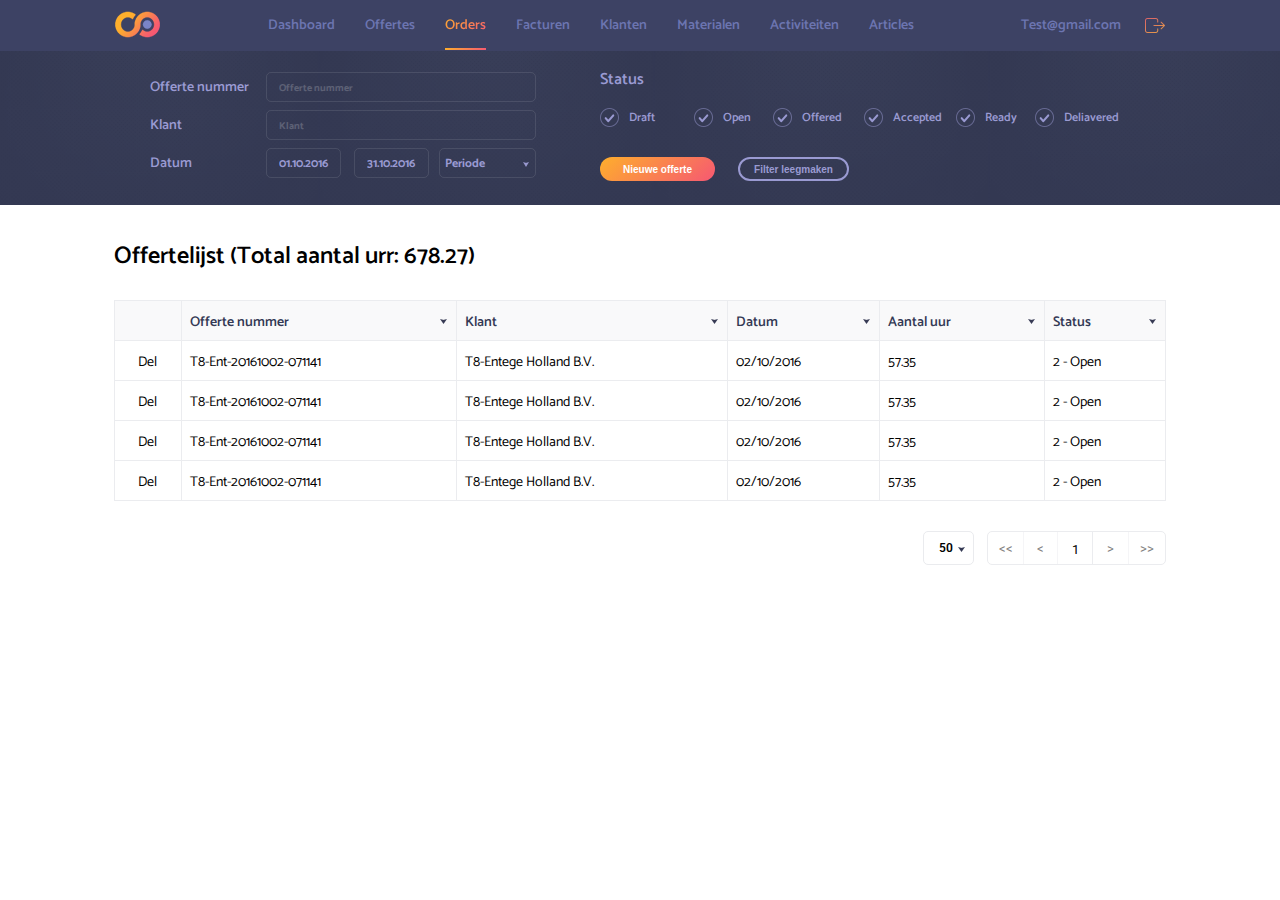
<file: inner-page.html>
<!DOCTYPE html>
<html lang="en">
<head>
    <meta charset="UTF-8">
    <meta name="viewport" content="width=device-width, initial-scale=1.0">
    <title></title>
    <link rel="stylesheet" href="css/reset.css">
    <link rel="stylesheet" href="css/style.css">
    <script src="https://code.jquery.com/jquery-1.7.js"></script>
    <script src="js/script.js"></script>
    <link href="https://fonts.googleapis.com/css?family=Catamaran:400,600,700|Roboto" rel="stylesheet">
</head>
<body>
<div class="main-wrapper">
    <header>

        <div class="main-logo">
            <a href="index.html">
                <img src="images/main-logo.png" alt="">
            </a>
        </div>
        <nav>
            <ul>
                <li><a href="">Dashboard</a></li>
                <li><a href="">Offertes</a></li>
                <li><a href="" class="active-li">Orders</a></li>
                <li><a href="">Facturen</a></li>
                <li><a href="">Klanten</a></li>
                <li><a href="">Materialen</a></li>
                <li><a href="">Activiteiten</a></li>
                <li><a href="">Articles</a></li>
            </ul>
        </nav>
        <article>
            <address>Test@gmail.com</address>
            <a href="">
                <i></i>
            </a>
        </article>
    </header>
    <section class="offerte-info">
        <div class="inner-marg">
        <article>
            <span>
                <label for="offerte">Offerte nummer</label>
                <input type="tel" id="offerte" placeholder="Offerte nummer">
            </span>
            <span>
                <label for="klant2">Klant</label>
                <input type="text" id="klant2" placeholder="Klant">
            </span>
            <span>
                <label>Datum</label>
                <input type="tel" value="01.10.2016" class="xs-date-inp">
                <input type="tel" class="xs-date-inp" value="31.10.2016">
                <div class="dropdown-date">
                            <i class="ar"></i>
                          <div class="dropbtn" id="drop-text-inner">
                          Periode
                          </div>
                          <div id="myDropdown" class="dropdown-content">
                            <span class="act-drop">Deze Week</span>
                            <span class="act-drop">Vorige Week</span>
                            <span class="act-drop">Deze Maand</span>
                            <span class="act-drop">Vorige Maand</span>
                            <span class="act-drop">Dit Jaar</span>
                            <span class="act-drop">Vorig Jaar</span>
                          </div>
                </div>
            </span>
        </article>
        <article>
            <h2>
                Status
            </h2>
        <div class="check-nav">
            <span>
                <i class="check-inner"></i>
                <label>Draft</label>
            </span>
            <span>
                <i class="check-inner"></i>
                <label>Open</label>
            </span>
            <span>
                <i class="check-inner"></i>
                <label>Offered</label>
            </span>
            <span>
                <i class="check-inner"></i>
                <label>Accepted</label>
            </span>
            <span>
                <i class="check-inner"></i>
                <label>Ready</label>
            </span>
            <span>
                <i class="check-inner"></i>
                <label>Deliavered</label>
            </span>
        </div>
            <div class="offer-btn-area">
                <button class="new-offer">Nieuwe offerte</button>
                <button class="filter-offer">Filter leegmaken</button>
            </div>

        </article>
        </div>
    </section>
    <main class="table-info">
        <h1>
           Offertelijst (Total aantal urr: 678.27)
        </h1>
        <table>
            <tr>
                <td></td>
                <td>Offerte nummer <i></i></td>
                <td>Klant <i></i></td>
                <td>Datum <i></i></td>
                <td>Aantal uur <i></i></td>
                <td>Status <i></i></td>
            </tr>
            <tr>
                <td>
                    Del
                </td>
                <td>
                    T8-Ent-20161002-071141
                </td>
                <td>
                    T8-Entege Holland B.V.
                </td>
                <td>
                    02/10/2016
                </td>
                <td>
                    57.35
                </td>
                <td>
                    2 - Open
                </td>
            </tr>
            <tr>
                <td>
                    Del
                </td>
                <td>
                    T8-Ent-20161002-071141
                </td>
                <td>
                    T8-Entege Holland B.V.
                </td>
                <td>
                    02/10/2016
                </td>
                <td>
                    57.35
                </td>
                <td>
                    2 - Open
                </td>
            </tr>
            <tr>
                <td>
                    Del
                </td>
                <td>
                    T8-Ent-20161002-071141
                </td>
                <td>
                    T8-Entege Holland B.V.
                </td>
                <td>
                    02/10/2016
                </td>
                <td>
                    57.35
                </td>
                <td>
                    2 - Open
                </td>
            </tr>
            <tr>
                <td>
                    Del
                </td>
                <td>
                    T8-Ent-20161002-071141
                </td>
                <td>
                    T8-Entege Holland B.V.
                </td>
                <td>
                    02/10/2016
                </td>
                <td>
                    57.35
                </td>
                <td>
                    2 - Open
                </td>
            </tr>

        </table>

        <section class="pagination">

            <div class="pages">
                <a href="">
                    <span><<</span>
                </a>
                <a href="">
                    <span><</span>
                </a>
                <span>1</span>
                <a href="">
                    <span>
                        >
                    </span>
                </a>
                <a href="">
                    <span >
                        >>
                    </span>
                </a>
            </div>
            <div class="dropdown-date">
                <i class="ar"></i>
                <div class="dropbtn" id="drop-text-inner2">
                    50
                </div>
                <div class="dropdown-content">
                    <span class="act-drop">20</span>
                    <span class="act-drop">100</span>
                </div>
            </div>
        </section>
    </main>
</div>
</body>
</html>
</file>
<file: css/style.css>
body {
    font-size: 11px;
    font-weight: 600;
    font-family: 'Catamaran', sans-serif;
    min-width: 750px;
}

.main-wrapper {
    -webkit-box-sizing: border-box;
            box-sizing: border-box;
    width: 100%;
    height: 100%;
    float: left;
    display: block;
}

.left {
    float: left;
}


:focus {
    outline: 0;
}

input[type=file],
input[type=file]::-webkit-file-upload-button {
    cursor: pointer;
}


/*header\nav*/

header {
    min-width: 768px;
    z-index: 1;
    position: fixed;
    top:0;
    left: 0;
    padding: 0 115px;
    -webkit-box-sizing: border-box;
            box-sizing: border-box;
    height: 51px;
    width: 100%;
    float: left;
    display: -webkit-box;
    display: -ms-flexbox;
    display: -webkit-flex;
    display: flex;
    -webkit-box-align: center;
    -ms-flex-align: center;
    -webkit-align-items: center;
            align-items: center;
    -webkit-box-pack: justify;
    -ms-flex-pack: justify;
    -webkit-justify-content: space-between;
            justify-content: space-between;
    background: #3d4264;
}


header nav li {
    float: left;
    margin-left: 30px;
    font-size: 14px;
    position: relative;
}



header nav li:hover {
    background: -webkit-linear-gradient( 131deg, rgb(246,88,114) 0%, rgb(254,175,44) 100%);
    -webkit-background-clip: text;
    -webkit-text-fill-color: transparent;
    background: -moz-linear-gradient( 131deg, rgb(246,88,114) 0%, rgb(254,175,44) 100%);
    -moz-background-clip: text;
    -moz-text-fill-color: transparent;
    background: -ms-linear-gradient( 131deg, rgb(246,88,114) 0%, rgb(254,175,44) 100%);
    -ms-background-clip: text;
    -ms-text-fill-color: transparent;
}

header .active-li {
    background: -webkit-linear-gradient( 131deg, rgb(246,88,114) 0%, rgb(254,175,44) 100%);
    -webkit-background-clip: text;
    -webkit-text-fill-color: transparent;
    background: -moz-linear-gradient( 131deg, rgb(246,88,114) 0%, rgb(254,175,44) 100%);
    -moz-background-clip: text;
    -moz-text-fill-color: transparent;
    background: -ms-linear-gradient( 131deg, rgb(246,88,114) 0%, rgb(254,175,44) 100%);
    -ms-background-clip: text;
    -ms-text-fill-color: transparent;
}

header .active-li::after {
    content: '';
    display: block;
    width: 100%;
    height: 2px;
    position: absolute;
    top: 29px;
    background-image: -moz-linear-gradient( 131deg, rgb(246,88,114) 0%, rgb(254,175,44) 100%);
    background-image: -webkit-linear-gradient( 131deg, rgb(246,88,114) 0%, rgb(254,175,44) 100%);
    background-image: -ms-linear-gradient( 131deg, rgb(246,88,114) 0%, rgb(254,175,44) 100%);
}



header nav li:first-child {
    margin-left: 0;
}

header li a {
    color: #6c75b1;
    text-decoration: none;
}

header article {
    display: -webkit-box;
    display: -ms-flexbox;
    display: -webkit-flex;
    display: flex;
    -webkit-box-align: center;
    -ms-flex-align: center;
    -webkit-align-items: center;
            align-items: center;
}

header article address {
    font-style: normal;
    font-size: 14px;
    color: #6c75b1;
    margin-right: 24px;
}

header article i {
    background: url("../images/logout.png") no-repeat;
    width: 20px;
    height: 15px;
    display: block;
}


/* first section*/

.head-info {
    position: fixed;
    min-width: 768px;
    z-index: 1;
    top:50px;
    width: 100%;
    padding: 0 115px;
    -webkit-box-sizing: border-box;
            box-sizing: border-box;
    background-color: #343955;
    background-image: url("../images/bg-head.png");
    background-size: cover;
    background-position-y: -15px;
    min-height: 90px;
    height: auto;
    float: left;
    display: -webkit-box;
    display: -ms-flexbox;
    display: -webkit-flex;
    display: flex;
    -webkit-box-align: center;
    -ms-flex-align: center;
    -webkit-align-items: center;
            align-items: center;
    -webkit-box-pack: justify;
    -ms-flex-pack: justify;
    -webkit-justify-content: space-between;
            justify-content: space-between;
}

.head-info .minus-circle, .plus-circle {
    margin-top: 0;
}

.head-info h1 {
    font-size: 24px;
    color: #9a9ad2;
}

.head-info article {
    height: 35px;
    width: 32%;
}

.head-info article div {
    float: left;
    margin-bottom: 10px;
}

.marg-null {
    margin-right: 0 !important;
}

.head-info article h3 {
    width: 62px;
    margin-right: 35px;
    float: left;
    font-size: 12px;
    color: #9a9ad2;
}
.head-info article span {
    display: inline-block;
    margin-right: 45px;
    width: 55px;
    font-size: 11px;
    font-family: 'Roboto', sans-serif;
    color: #9a9ad2;
    opacity: 0.6;
}

.head-info .btn-area button {
    font-size: 11px;
    font-family: 'Catamaran', sans-serif;
    font-weight: 600;
    color: #fff;
    -webkit-border-radius: 12px;
            border-radius: 12px;
    background-image: -moz-linear-gradient( 131deg, rgb(246,88,114) 0%, rgb(254,175,44) 100%);
    background-image: -webkit-linear-gradient( 131deg, rgb(246,88,114) 0%, rgb(254,175,44) 100%);
    background-image: -ms-linear-gradient( 131deg, rgb(246,88,114) 0%, rgb(254,175,44) 100%);
    padding: 3px 16.07px;
    border: 0;
    cursor: pointer;

}

.head-info .btn-area button:last-child {
    padding: 3px 12.3px;
    margin-left: 16px;
}

.head-info .btn-area button:hover {
    background-image: -moz-linear-gradient( 131deg, rgb(246,88,114) 0%, rgb(254,175,44) 100%);
    background-image: -webkit-linear-gradient( 131deg, rgb(254,175,44) 0%,rgb(254,175,44)  100%);
    background-image: -ms-linear-gradient( 131deg, rgb(254,175,44) 0%,rgb(254,175,44)  100%);
}

.head-info .btn-area button:active {
    background-image: -moz-linear-gradient( 131deg, rgb(246,88,114) 0%, rgb(254,175,44) 100%);
    background-image: -webkit-linear-gradient( 131deg, rgb(246,88,114) 0%, rgb(254,175,44) 100%);
    background-image: -ms-linear-gradient( 131deg, rgb(246,88,114) 0%, rgb(254,175,44) 100%);
}

.head-info .icon-actions div {
    float: left;
    position: relative;
    width: 20px;
    cursor: pointer;
    margin-left: 12px;
}

.head-info .icon-actions div:hover span {
    display: block;
}

.head-info .icon-actions i {
    background-repeat: no-repeat;
    width: 20px;
    background-position: 50%;
    height: 20px;
    display: block;
    cursor: pointer;
}

.icon-actions {
    margin-right: 15px;
}

.icon-actions i.add-file-ico {
    background-image: url(../images/add-file.png);
}

.icon-actions i.load-pdf-ico {
    background-image: url(../images/copy.png);
}

.icon-actions i.delete-ico {
    background-image: url(../images/delete.png);
}

.head-info .icon-actions span {
    background: #fff;
    -webkit-border-radius: 3px;
            border-radius: 3px;
    width: 57px;
    position: absolute;
    text-align: center;
    left: -18px;
    top: 27px;
    padding: 6.5px 0;
    font-size: 9px;
    display: none;
}

.head-info .icon-actions input[type="file"] {
    width: 20px;
    overflow: hidden;
    position: absolute;
    filter: alpha(opacity=1);
    -moz-opacity: 0.01;
    opacity: 0.01;
    cursor: pointer;
}

.minus-circle, .plus-circle{
    float: right;
    margin-top: 50px;
    -webkit-border-radius: 50%;
            border-radius: 50%;
    background-image: -moz-linear-gradient( 131deg, rgb(246,88,114) 0%, rgb(254,175,44) 100%);
    background-image: -webkit-linear-gradient( 135deg, rgb(246,88,114) 0%, rgb(254,175,44) 100%);
    background-image: -ms-linear-gradient( 135deg, rgb(246,88,114) 0%, rgb(254,175,44) 100%);
    width: 46px;
    height: 46px;
    display: -webkit-box;
    display: -ms-flexbox;
    display: -webkit-flex;
    display: flex;
    -webkit-box-align: center;
    -ms-flex-align: center;
    -webkit-align-items: center;
            align-items: center;
    -webkit-box-pack: center;
    -ms-flex-pack: center;
    -webkit-justify-content: center;
            justify-content: center;
    cursor: pointer;
    margin-right: 0 !important;
    margin-left: 4px;
}

.plus-circle i {
    background: url("../images/plus.png") no-repeat;
    width: 20px;
    height: 20px;
    display: block;
    background-position: 50%;
}

.minus-circle i {
    background-image: url("../images/minus.png");
    width: 20px;
    height: 20px;
    display: block;
    background-repeat: no-repeat;
    background-position: 50%;
}

/*information head*/

.info-inside {
    padding: 0 115px;
    width: 100%;
    float: left;
    -webkit-box-sizing: border-box;
            box-sizing: border-box;
}


.add-files-main {
    min-height: 96px;
    height: 100%;
    display: block;
    float: left;
    background: #eaebed;
    margin-top: 140px;
    padding: 0 114px;
    width: 100%;
    box-sizing: border-box;

}

.add-files-main span {
    display: block;
    width: 100%;
    margin-left: 99px;
    color: #373c57;
    font-size: 10px;
    font-weight: 600;
    margin-top: 15px;

}

.add-files-main button {
    border-radius: 12px;
    background-image: -moz-linear-gradient( 131deg, rgb(246,88,114) 0%, rgb(254,175,44) 100%);
    background-image: -webkit-linear-gradient( 131deg, rgb(246,88,114) 0%, rgb(254,175,44) 100%);
    background-image: -ms-linear-gradient( 131deg, rgb(246,88,114) 0%, rgb(254,175,44) 100%);
    width: 94px;
    height: 24px;
    border: 0;
    color: #fff;
    font-weight: 600;
    font-size: 10px;
    display: block;
    margin: 14px auto 33px;
    cursor: pointer;
    position: relative;
}


.add-files-main button input {
    width: 94px;
    height: 24px;
    border-radius: 12px;
    overflow: hidden;
    position: absolute;
    filter: alpha(opacity=1);
    -moz-opacity: 0.01;
    opacity: 0.01;
    cursor: pointer;
    top: 0;
    left:0;
}

.add-files-main button:hover {
    background-image: -moz-linear-gradient( 131deg, rgb(246,88,114) 0%, rgb(254,175,44) 100%);
    background-image: -webkit-linear-gradient( 131deg, rgb(254,175,44) 0%,rgb(254,175,44) 100%);
    background-image: -ms-linear-gradient( 131deg, rgb(254,175,44) 0%,rgb(254,175,44) 100%);
}

.info-inside label {
    text-align: right;
    font-size: 14px;
    color:#343954;
    margin-right: 24px;
    width: 100px;
    display: inline-block;
}




.info-inside input {
    border-width: 1px;
    border-color: #eaebee;
    border-style: solid;
    -webkit-border-radius: 5px;
            border-radius: 5px;
    width: 295px;
    height: 33px;
    padding: 0 13px;
    font-family: 'Catamaran', sans-serif;
    font-size: 12px;
}

input[type="tel"] {
    font-family: 'Roboto', sans-serif;
}

input[type="text"] {
    font-weight: 600;
}

.info-inside article {
    display: -webkit-box;
    display: -ms-flexbox;
    display: -webkit-flex;
    display: flex;
    -webkit-box-pack: justify;
    -ms-flex-pack: justify;
    -webkit-justify-content: space-between;
            justify-content: space-between;
    margin-top: 55px;
    float: left;
    width: 100%;
}

.info-inside article:first-child {
    margin-top: 19px;
}


/*.info-inside  div {*/
/*width: 45%;*/
/*text-align: center;*/
/*}*/

.info-inside span {
    display: block;
    margin-bottom: 24px;
    position: relative;
}

.active-arrow {
    background: url("../images/drop-arrow-orange.png");
    width: 8px;
    height: 9px;
    display: none;
    position: absolute;
    right: 13px;
    top:12px;
}

.info-inside .last-span input {
    width: 99px;
}

.info-inside .postcode-wid {
    width: 56.9%;
}

.plaats {
    width: 35px !important;
    margin-right: 11px !important;
    margin-left: 18px;
}


input[type="text"]::-webkit-input-placeholder {
    font-size: 12px;
    color: #000;
    opacity: 0.5;
}

input[type="text"]:-moz-placeholder { /* Firefox 18- */
    font-size: 12px;
    color: #000;
    opacity: 0.5;
}

input[type="text"]::-moz-placeholder {  /* Firefox 19+ */
    font-size: 12px;
    color: #000;
    opacity: 0.5;
}

input[type="text"]:-ms-input-placeholder {
    font-size: 12px;
    color: #000;
    opacity: 0.5;
}

input[type="tel"]::-webkit-input-placeholder {
    font-family: 'Roboto', sans-serif;
    font-size: 12px;
    color: #000;
    opacity: 0.5;
}

input[type="tel"]:-moz-placeholder { /* Firefox 18- */
    font-family: 'Roboto', sans-serif;
    font-size: 12px;
    color: #000;
    opacity: 0.5;
}

input[type="tel"]::-moz-placeholder {  /* Firefox 19+ */
    font-family: 'Roboto', sans-serif;
    font-size: 12px;
    color: #000;
    opacity: 0.5;
}

input[type="tel"]:-ms-input-placeholder {
    font-family: 'Roboto', sans-serif;
    font-size: 12px;
    color: #000;
    opacity: 0.5;
}

textarea::-webkit-input-placeholder { /* Chrome/Opera/Safari */
    font-weight: 600;
}
textarea::-moz-placeholder { /* Firefox 19+ */
    font-weight: 600;
}
textarea:-ms-input-placeholder { /* IE 10+ */
    font-weight: 600;
}
textarea:-moz-placeholder { /* Firefox 18- */
    font-weight: 600;
}




.sep {
    margin-top:42px;
    width: 100%;
    border: 0;
    float: left;
    background-color: #f5f5f6;
    height: 1px;
}

.info-inside em {
    font-family: 'Roboto', sans-serif;
    font-size: 12px;
    opacity: 0.5;
    color: #000;
    margin-left: 13px;
    font-style: normal;
}

.dropdown-date {
    border-width: 1px;
    border-color: #eaebee;
    border-style: solid;
    -webkit-border-radius: 5px;
            border-radius: 5px;
    width: 295px;
    height: 33px;
    float: right;
    padding: 0 13px;
    font-family: 'Catamaran', sans-serif;
    font-size: 12px;
    position: relative;
    cursor: pointer;
}

.dropdown-content {
    margin-top: 9px;
    display: none;
    border-width: 1px;
    border-color: rgb(231, 232, 233);
    border-style: solid;
    background-color: rgb(249, 249, 251);
    width: 100%;
    position: absolute;
    height: auto;
    left: 0;
    top: 30px;
    background: #fff;
    z-index: 100;
}

.dropbtn {
    margin-top: 11.5px;
}

.ar {
    background: url("../images/arrow-black.png");
    width: 7px;
    height: 5px;
    display: block;
    position: absolute;
    right: 13px;
    top:13px;
}

.dropdown-content span {
    display: block;
    cursor: pointer;
    margin: 0;
    padding: 9.5px 8px;
    text-align: left;
}

.wd-lbl {
    width: 155px !important;
}

.label-status  {
    margin-right: 0;
    margin-left: 55px;
    margin-top: 11px;
    float: left;
}

.sep-two {
    margin:25px 0 0 0;
    width: 100%;
    border: 0;
    float: left;
    background-color: #f5f5f6;
    height: 1px;
}



.info-inside textarea {
    border-width: 1px;
    border-color: #eaebee;
    border-style: solid;
    -webkit-border-radius: 5px;
            border-radius: 5px;
    width: 295px;
    height: 64px;
    padding: 5px 13px;
    font-family: 'Catamaran', sans-serif;
    font-size: 12px;
    resize: none;
    margin-bottom: 55px;
}

.oms {
    float: left;
    margin-top: 11px;
}

.inner {
    max-width: 1660px;
    margin: 0 auto;
}


.accordion {
    display: block;
    float: left;
    margin-bottom: 77px;
    width: 100%;
}

.info-artikel {
    height: 146px;
    width: 100%;
    padding: 0 113px 0 146px;
    -webkit-box-sizing: border-box;
            box-sizing: border-box;
    float: left;
    display: block;
    background-color: #393e59;
    /*display: -webkit-box;*/
    /*display: -ms-flexbox;*/
    /*display: -webkit-flex;*/
    /*display: flex;*/
    /*-webkit-box-pack: justify;*/
    /*-ms-flex-pack: justify;*/
    /*-webkit-justify-content: space-between;*/
            /*justify-content: space-between;*/
    /*-webkit-box-align: center;*/
    /*-ms-flex-align: center;*/
    /*-webkit-align-items: center;*/
            /*align-items: center;*/
}


.info-artikel textarea {
    border-width: 1px;
    border-color: rgb(154, 154, 210);
    border-style: solid;
    -webkit-border-radius: 5px;
            border-radius: 5px;
    width:  91%;
    height: 52px;
    padding: 5px 13px;
    font-family: 'Catamaran', sans-serif;
    font-size: 12px;
    resize: none;
}

.info-artikel textarea::-moz-placeholder {
    color: #9a9ad2;
    font-size: 12px;
}

.info-artikel textarea:-ms-input-placeholder {
    color: #9a9ad2;
    font-size: 12px;
}

.info-artikel textarea::-moz-placeholder {
    color: #9a9ad2;
    font-size: 12px;
}

.info-artikel textarea::-webkit-input-placeholder {
    color: #9a9ad2;
    font-size: 12px;
}

.artekl-table {
    display: table;
    float: left;
    margin-top: 12px;
    width: auto !important;
    margin-left: 10%;
}
.artekl-table div {
    display: table-row;
    outline: 1px solid #565a7e;
}

.artekl-table div:first-child {
    outline: 0;
}

.artekl-table div:first-child span {
    margin-top: 0;
    font-family: 'Catamaran', sans-serif;
    font-weight: 600;
    font-size: 12px;
}

.artekl-table span {
    display: table-cell;
    color: #9a9ad2;
    margin: 9px 13px;
    float: left;
    width: 111px;
    position: relative;
    font-family: 'Roboto', sans-serif;
    font-size: 11px;
}


.info-artikel input {
    border-width: 1px;
    border-color: rgb(154, 154, 210);
    border-style: solid;
    -webkit-border-radius: 5px;
            border-radius: 5px;
    background-color: rgb(255, 255, 255);
    width: 48px;
    height: 23px;
    padding-left: 9px;
}

.info-artikel .active-arrow {
    right: 60px;
    top: 9.5px;
}

.info-artikel  .col-active-arrow{
    position: relative;
    float: left;
    width: 30%;
    margin-top: 40px;

}

.info-artikel  .col-active-arrow .active-arrow {
    right: 13px;
}

.artekl-btns {
    margin-top: 64px;
    float: right;
    margin-right: 17px;
    width: 59px;
    display: -webkit-box;
    display: -ms-flexbox;
    display: -webkit-flex;
    display: flex;
    -webkit-box-align: center;
    -ms-flex-align: center;
    -webkit-align-items: center;
            align-items: center;
}

.artekl-btns div {
    margin-right: 17px;
}


.artekl-btns .radio-btn {
    background: url("../images/radio.png") no-repeat;
    background-position: 50%;
    width: 20px;
    height: 20px;
    display: block;
    float: left;
    cursor: pointer;
}

.artekl-btns .minus-circle {
    margin-right: 0;
    margin-left: 4px;
}

.radio-btn-act {
    background: url("../images/radio-active.png") no-repeat !important;
    background-position: 50% !important;
}


.artekl-btns div:nth-child(2) {
    position: relative;
}

.share-ico {
    background: url("../images/share.png") no-repeat;
    background-position: 50%;
    width: 21px;
    height: 16px;
    display: block;
    float: left;
    cursor: pointer;
}


.share-menu  {
    list-style: none;
    background: #fff;
    width: 56px;
    top: 10px;
    display: none;
    left: 15px;
    position: absolute;
    z-index: 1;
}



.share-menu li {
    font-family: 'Catamaran', sans-serif;
    font-weight: 600;
    font-size: 9px;
    padding: 8px 13px;
    cursor: pointer;
    color: #343954;
}

.share-menu li:hover {
    background-color: #efefef;
}


.blue-bg {
    display: block;
    float: left;
    width: 100%;
    height: 4px;
    background-color: #9a9ad2;
}

.main-table table {
    width: 100%;
}

/*div.panel {*/
    /*display: none;*/
/*}*/

/*div.panel.show {*/
    /*display: block;*/
/*}*/

.main-table tr:first-child {
    background: #eaebee;
}

.main-table tr:first-child td {
    height: 63px;
    vertical-align: middle;
    color: #70729d;
    font-family: 'Catamaran', sans-serif;
    font-weight: 700;
    font-size: 14px;
}

.main-table td:first-child {
    padding-left: 113px;
}

.main-table tr {
    border-bottom: 1px solid #eaebee;
}

.main-table tr:nth-child(2) {
    height: 45px;
}

.main-table tr td {
    vertical-align: middle;
}

.main-table input {
    border: 1px solid #ebebf6;
    -webkit-border-radius: 5px;
            border-radius: 5px;
    height: 11px;
    width: 180px;
    padding: 5px 9px;
    color: #343954;
    font-size: 11px;
    font-weight: 400;
    font-family: 'Catamaran', sans-serif;
}

.main-table tr:nth-child(3) {
    height: 52px;
}

.main-table tr:nth-child(2) td {
    color: rgba(52, 57, 84, 0.5);
    font-size: 12px;
    font-weight: 400;
}

.main-table tr:nth-child(2) td:first-child input{
    color: rgba(52, 57, 84, 0.5);
    font-weight: 600;
    font-family: 'Catamaran', sans-serif;
}

.check-ico {
    width: 12px;
    height: 12px;
    -webkit-border-radius: 50%;
            border-radius: 50%;
    border-width: 1px;
    display: block;
    border-style: solid;
    background-position: 50% 50%;
    border-color: rgba(52, 57, 84, 0.5);
    cursor: pointer;
}

.check-ico-checked {
    background: url("../images/circle-check.png") no-repeat;
    background-position: 50% 50%;
}


.main-table tr td:last-child {
    padding-right: 113px;
    width: 20px;
}

.main-table tr td:nth-child(13){
    position: relative;
    width: 50px;

}

.main-table tr:nth-child(4) {
    height: 50px;
    border-bottom: 0 !important;
}

.share-ico:hover .share-menu {
    display: block !important;
}

.main-table .share-menu {
    top: -15px;
    left: 19px;
    -webkit-box-shadow: 0px 0px 9.4px 0.6px rgba(18, 14, 15, 0.06);
            box-shadow: 0px 0px 9.4px 0.6px rgba(18, 14, 15, 0.06);
}

.main-table .md-inp {
    width: 42px;
    font-family: 'Roboto', sans-serif;
}

.main-table .xs-inp {
    width: 30px;
    font-family: 'Roboto', sans-serif;
}

.main-table .dropdown-date {
    width: 46px;
    height: 21px;
    font-weight: 400;
    padding: 0 7px;
    margin-right: 37px;
}

.main-table .dropbtn {
    margin-top: 5px;
}

.main-table .ar {
    right: 8px;
    top: 9px;
    background: url("../images/arrow-table.png");
}

.main-table .dropdown-content {
    top: 15px !important;
}

.main-table .dropdown-content span {
    padding: 9.5px 8px;
}

.main-table .units-font {
    font-family: 'Roboto', sans-serif;
    color: #343954;
    font-weight: 400;
    font-size: 11px;
}

.main-table tr td:first-child {
    width: 215px;
}

.main-table .xs-circle-plus, .xs-circle-minus {
    -webkit-border-radius: 50%;
            border-radius: 50%;
    background-image: -moz-linear-gradient( 131deg, rgb(246,88,114) 0%, rgb(254,175,44) 100%);
    background-image: -webkit-linear-gradient( 135deg, rgb(246,88,114) 0%, rgb(254,175,44) 100%);
    background-image: -ms-linear-gradient( 135deg, rgb(246,88,114) 0%, rgb(254,175,44) 100%);
    width: 21px;
    height: 21px;
    display: -webkit-box;
    display: -ms-flexbox;
    display: -webkit-flex;
    display: flex;
    -webkit-box-align: center;
    -ms-flex-align: center;
    -webkit-align-items: center;
            align-items: center;
    -webkit-box-pack: center;
    -ms-flex-pack: center;
    -webkit-justify-content: center;
            justify-content: center;
    cursor: pointer;
    margin-right: 0 !important;
}

.main-table .xs-circle-plus i {
    background: url("../images/plus-mini.png");
    width: 9px;
    height: 9px;
    display: block;
    background-repeat: no-repeat;
    background-position: 50%;
}

.main-table .xs-circle-minus i {
    background: url("../images/minus-mini.png");
    width: 9px;
    height: 9px;
    display: block;
    background-position: 50%;
    background-repeat: no-repeat;
}

.main-table .triple-col {
    width: 70px;
}

.btw-stat{
    height: 40px !important;
    color: #343954;
    font-family: 'Roboto', sans-serif;
    font-size: 12px;
    width: 100%;

    border-bottom: 1px solid transparent !important;
}

.btw-stat td {
    position: absolute;
    width: 100% !important;
    -webkit-box-sizing: border-box;
            box-sizing: border-box;
    height: 40px;
    padding-top: 15px;
    background-image: -moz-linear-gradient( 131deg, rgb(246,88,114) 0%, rgb(254,175,44) 100%);
    background-image: -webkit-linear-gradient( 120deg, rgba(246,88,114,0.2) 0%, rgba(254,175,44, 0.2) 100%);
    background-image: -ms-linear-gradient( 120deg, rgba(246,88,114,0.2) 0%, rgba(254,175,44,0.2) 100%);
}

.main-table tr {
    height: 50px;
}

.btw-stat .md-inp {
    background: transparent;
    border: 1px solid #eae2dc;
}

.btw-stat .sort-gew {
    left: 236px;
    margin-top: -5px;
    overflow: hidden;
    width: 176px !important;
    height: 39px;
    background: transparent;
}

.main-table .total-sum {
    height: 42px;
    background:#f9f9fa;
}

.total-sum .sum-font {
    font-family: 'Catamaran', sans-serif;
    font-weight: 600;
    font-size: 14px;
    color: #393e59;
    padding-top: 2.5px;
}

.total-sum .units-font {
    font-weight: 600;
    font-size: 12px;
}

.main-table .stats-count {
    height: 63px;
    background: #eaebee;
    font-weight: 600;
    color: #343954;
    font-size: 12px;
}

.ops {
    border: 0;
    background-image: -moz-linear-gradient( 131deg, rgb(246,88,114) 0%, rgb(254,175,44) 100%);
    background-image: -webkit-linear-gradient( 102deg, rgb(246,88,114) 0%, rgb(254,175,44) 100%);
    background-image: -ms-linear-gradient( 102deg, rgb(246,88,114) 0%, rgb(254,175,44) 100%);
    width: 194px;
    height: 42px;
    color: #fff;
    -webkit-border-radius: 20px;
            border-radius: 20px;
    font-family: 'Catamaran', sans-serif;
    font-weight: 700;
    font-size: 12px;
    cursor: pointer;
    margin: 0px auto 210px;
    display: block;
}

.ops:hover {
    background-image: -moz-linear-gradient( 131deg, rgb(246,88,114) 0%, rgb(254,175,44) 100%);
    background-image: -webkit-linear-gradient( 131deg, rgb(254,175,44) 0%,rgb(254,175,44) 100%);
    background-image: -ms-linear-gradient( 131deg, rgb(254,175,44) 0%,rgb(254,175,44) 100%);
}

.ops:active {
    background-image: -moz-linear-gradient( 131deg, rgb(246,88,114) 0%, rgb(254,175,44) 100%);
    background-image: -webkit-linear-gradient( 131deg, rgb(246,88,114) 0%, rgb(254,175,44) 100%);
    background-image: -ms-linear-gradient( 131deg, rgb(246,88,114) 0%, rgb(254,175,44) 100%);
}



/*-----------------------------------------INNER------------------------------------------*/


.offerte-info {
    width: 100%;
    margin-top: 51px;
    padding: 0 140px 0 215px;
    -webkit-box-sizing: border-box;
            box-sizing: border-box;
    background-color: #343955;
    background-image: url("../images/bg-head.png");
    background-size: cover;
    background-position-y: -15px;
    height: 154px;
    float: left;
    display: block;
    /*display: -webkit-box;*/
    /*display: -ms-flexbox;*/
    /*display: -webkit-flex;*/
    /*display: flex;*/
    /*!*align-items: center;*!*/
    /*-webkit-box-pack: center;*/
    /*-ms-flex-pack: center;*/
    /*-webkit-justify-content: center;*/
            /*justify-content: center;*/
}

.offerte-info .inner-marg {
    display: block;
    margin: auto;
    width: 980px;
}

.offerte-info label {
    font-family: 'Catamaran', sans-serif;
    display: inline-block;
    color: #9a9ad2;
    font-size: 14px;
    font-weight: 600;
    width: 100px;
    margin-right: 13px;
    text-align: left;

}


.offerte-info span {
    display: block;
    font-family: 'Roboto', sans-serif;
    font-weight: 700;
    color: #9a9ad2;
    position: relative;
}

.offerte-info input {
    border-width: 1px;
    border-color: rgba(255, 255, 255, 0.1);
    border-style: solid;
    -webkit-border-radius: 5px;
            border-radius: 5px;
    width: 248px;
    height: 28px;
    background: transparent;
    padding: 0 8px 0 12px;
    color: #9a9ad2;
    font-family: 'Catamaran', sans-serif;
    font-weight: 700;
    font-size: 12px;
    margin-bottom: 8px;
}

.offerte-info input::-webkit-input-placeholder {
    font-size: 10px;
    color: #fff;
    opacity: 0.2;
    font-family: 'Catamaran', sans-serif;
    font-weight: 700;
}

.offerte-info input:-moz-placeholder { /* Firefox 18- */
    font-size: 10px;
    color: #fff;
    opacity: 0.5;
    font-family: 'Catamaran', sans-serif;
    font-weight: 700;;
}

.offerte-info input::-moz-placeholder {  /* Firefox 19+ */
    font-size: 10px;
    color: #fff;
    opacity: 0.5;
    font-family: 'Catamaran', sans-serif;
    font-weight: 700;
}

.offerte-info input:-ms-input-placeholder {
    font-size: 10px;
    color: #fff;
    opacity: 0.5;
    font-family: 'Catamaran', sans-serif;
    font-weight: 700;
}

.offerte-info article {
    margin-top: 21px;
    /*width: 38.2%;*/
    float: left;
}

.offerte-info article:first-child {
    width: 386px;
}

.offerte-info .xs-date-inp {
    width: 53px;
    height: 28px;
    margin-right: 10px;
}

.offerte-info .dropdown-date {
    width: 85px;
    padding: 0 5px;
    border-width: 1px;
    border-color: rgba(255, 255, 255, 0.1);
    border-style: solid;
    -webkit-border-radius: 5px;
            border-radius: 5px;
    height: 28px;
    position: absolute;
    top: 0;
    right: 0;
}

.offerte-info .dropdown-content {
    background: #343953;
    border: 0;
    top: 22px;
}

#drop-text-inner {
    margin-top: 8.5px;
    color: #9a9ad2;
    font-family: 'Catamaran', sans-serif;
    font-weight: 700;
    font-size: 12px;
}

.offerte-info .ar {
    background: url("../images/arrow-inner.png");
    width: 8px;
    height: 7px;
    right: 5px;
    top: 12px;
}

.offerte-info article:last-child {
    margin-left: 64px;
    float: left;
    width: 522px;
}

.offerte-info h2 {
    font-family: 'Catamaran', sans-serif;
    font-weight: 600;
    font-size: 16px;
    color: #9a9ad2;
    margin-bottom: 20px;
}

.check-nav .check-inner {
    background: url("../images/radio.png") no-repeat;
    width: 19px;
    height: 19px;
    background-position: 50%;
    display: block;
    cursor: pointer;
    float: left;
}

.checked-inner {
    background: url("../images/radio-active.png") !important;
    background-position: 50%;
    background-repeat: no-repeat;
}

.check-nav span {
    width: 65px;
    float: left;
    margin-left: 14px;

}

.check-nav span:first-child {
    margin-left: 0;
    width: 80px;
}

.check-nav span:nth-child(3) {
    width: 77px;
}

.check-nav span:nth-child(4) {
    width: 78px;
}

.check-nav label {
    font-size: 12px;
    width: 36px;
    float: left;
    margin-right: 0;
    margin-top: 4px;
    margin-left: 10px;
}

.offer-btn-area {
    margin-top: 30px;
    display: block;
    float: left;
}

.offer-btn-area .new-offer {
    background-image: -moz-linear-gradient( 131deg, rgb(246,88,114) 0%, rgb(254,175,44) 100%);
    background-image: -webkit-linear-gradient( 131deg, rgb(246,88,114) 0%, rgb(254,175,44) 100%);
    background-image: -ms-linear-gradient( 131deg, rgb(246,88,114) 0%, rgb(254,175,44) 100%);
    width: 115px;
    height: 24px;
    text-align: center;
    -webkit-border-radius: 20px;
            border-radius: 20px;
    border: 0;
    color: #fff;
    font-weight: 600;
    font-size: 10px;
    margin-right: 20px;
    cursor: pointer;
}

.offer-btn-area .filter-offer {
    border-width: 2px;
    border-color: rgb(154, 154, 210);
    border-style: solid;
    background: transparent;
    width: 111px;
    height: 24px;
    font-weight: 600;
    font-size: 10px;
    color: #9a9ad2;
    -webkit-border-radius: 20px;
            border-radius: 20px;
    cursor: pointer;
}

main {
    float: left;
    display: block;
    padding: 0 114px;
    width: 100%;
    -webkit-box-sizing: border-box;
            box-sizing: border-box;
}

main h1 {
    font-size: 24px;
    font-family: 'Catamaran', sans-serif;
    font-weight: 600;
    margin-top: 40px;
    margin-bottom: 31px;
}

.table-info table {
    width: 100%;
}

.table-info tr {
    width: 100%;
}

.table-info tr:first-child {
    background: #f9f9fa;
    height: 40px;
    border-right: 1px solid #ebecef;
}

.table-info tr:first-child td {
    font-family: 'Catamaran', sans-serif;
    font-weight: 600;
    color: #343955;
    font-size: 14px;
    cursor: pointer;
    border: 1px solid #ebecef ;
    border-right: 0;
    padding: 5px 8px 0 8px;
}

.table-info tr:first-child td i {
    background: url("../images/arrow-black-table.png");
    width: 9px;
    height: 7px;
    display: block;
    float: right;
    margin-top: 2px;
}

.table-info tr:first-child td:first-child {
    cursor: default;
}

.td-i-hov {
    background: url("../images/arrow-black-hov.png") !important;
    transform:rotate(-90deg);
    -webkit-transform:rotate(-90deg);
}

    .td-hov{
    background: -webkit-linear-gradient( 131deg, rgb(246,88,114) 0%, rgb(254,175,44) 100%);
    -webkit-background-clip: text;
    -webkit-text-fill-color: transparent;
    background: -moz-linear-gradient( 131deg, rgb(246,88,114) 0%, rgb(254,175,44) 100%);
    -moz-background-clip: text;
    -moz-text-fill-color: transparent;
    background: -ms-linear-gradient( 131deg, rgb(246,88,114) 0%, rgb(254,175,44) 100%);
    -ms-background-clip: text;
    -ms-text-fill-color: transparent;
}

.table-info td {
    vertical-align: middle;
    font-family: 'Catamaran', sans-serif;
    font-weight: 400;
    font-size: 14px;
    padding: 5px 8px 0 8px;
    border: 1px solid #ebecef;
}

.table-info tr {
    height: 40px;
}

.table-info tr td:first-child {
    text-align: center;
}

.pagination {
    margin-top: 30px;
    display: block;
    float: right;
    margin-bottom: 50px;
}

.pagination .dropdown-date {
    margin-right: 13px;
    width: 21px;
    float: right;
    height: 32px;
    font-family: 'Roboto', sans-serif;
    padding: 0 20px 0 8px;
    text-align: right;
}

.pagination .dropbtn {
    margin-top: 9.5px;
}

.pagination .ar {
    right: 8px;
    top: 15px;
}


.pagination .pages {
    float: right;
    width: 177px;
    display: block;
    border: 1px solid #ebecef;
    -webkit-border-radius: 5px;
            border-radius: 5px;
    overflow: hidden;
    height: 32px;
}

.pagination .pages a {
    display: -webkit-box;
    display: -ms-flexbox;
    display: -webkit-flex;
    display: flex;
    width: 36px;
    -webkit-box-pack: center;
    -ms-flex-pack: center;
    -webkit-justify-content: center;
            justify-content: center;
    -webkit-box-align: center;
    -ms-flex-align: center;
    -webkit-align-items: center;
            align-items: center;
    height: 32px;
    text-decoration: none;
    font-size: 18px;
    float: left;
    opacity: 0.5;
    color: #000;
    font-family: 'Roboto', sans-serif;
}

.pagination .pages a:nth-child(2) {
    width: 34px;
}

.pages a:last-child span {
    border-right: 0;
}

.pages a:hover {
    background: #ebecef;
    opacity: 1;
}

.pages span {
    font-family: 'Roboto', sans-serif;
    font-weight: 400;
    font-size: 13px;
    display: -webkit-box;
    display: -ms-flexbox;
    display: -webkit-flex;
    display: flex;
    width: 34px;
    -webkit-box-pack: center;
    -ms-flex-pack: center;
    -webkit-justify-content: center;
            justify-content: center;
    -webkit-box-align: center;
    -ms-flex-align: center;
    -webkit-align-items: center;
            align-items: center;
    height: 34px;
    text-decoration: none;;
    float: left;

    border-right: 1px solid #ebecef;
    color: #000;
}



/*-----------------------------------------MEDIA------------------------------------------*/


@media only screen and (max-width : 1360px) {
    .head-info article {
        width: 41%;
    }
    .head-info h1 {
        width: 25%;
    }
}

@media only screen and (max-width : 1230px) {
    .info-inside input {
        width: 270px;
    }
    .info-inside .last-span input {
        width: 86px;
    }
}
@media only screen and (max-width: 1327px) {
    .offerte-info {
        padding: 0 15px;
    }
}


@media all and (max-width: 1342px) {
    .head-info article {
        width: 38%;
    }
    /*_::-webkit-full-page-media, _:future, :root .artekl-table {*/
        /*width: 45%;*/
    /*}*/
}


@media only screen and (min-width:1918px) {
    .head-info article {
        width: 25%;
    }
}

@media only screen and (min-width : 2350px) {
    .head-info article {
        width: 20%;
    }}

@media all and (max-width: 1166px) {
    .head-info article {
        min-height: 82px;
        width: 32%;
    }

    .head-info {
        min-height: 130px;
        padding: 0 40px;
    }

    .head-info h1 {
        width: 18%;
    }

    header {
        padding: 0 15px;
    }

    .add-files-main {
        margin-top: 180px;
    }
    .add-files-main span {
        margin-left: 0;
    }
    .info-inside span {
        width: 336px;
        float: left;
    }
    .info-inside input {
        width: 170px;
    }

    .info-inside {
        padding: 0 45px;
    }
    .info-inside .postcode-wid {
        width: 326px;
    }
    .info-inside .last-span input {
        width: 170px;
    }
    .active-arrow {
        right:20px;
    }
    .info-inside textarea {
        width: 204px;
    }
    .oms {
        float: left;
        width: 80px !important;
        margin-top: 11px;
        margin-right: 10px !important;
    }
    .info-artikel {
        padding:0 45px;
    }
    .info-artikel .active-arrow {
        right: 20px;
    }

    .main-table input {
        width: 90px;
    }
    .main-table td:first-child {
        padding-left: 15px;
        padding-right: 5px;
    }

    .artekl-table {
        display: table;
        float: left;
        margin-top: 4px;
        width: 45%;
        margin-left: 7%;
        margin-right: 10px;
    }
    .artekl-table span {
        width: 73px;
    }

    .plaats {
        width: 100px !important;
        margin-right: 24px !important;
        margin-left: 0;
    }
    .wd-lbl {
        width: 111px !important;
    }
    .dropdown-date {
        width: 171px;
    }
    .label-status {
        margin-left: 11px;
    }
    .main-table .dropdown-date {
        margin-right: 5px;
    }
    .main-table tr:first-child td {
        font-size: 12px;
    }
    .main-table .md-inp {
        width: 34px;
    }
    .main-table tr td:last-child {
        padding-right: 0;
    }
    .main-table .share-menu {
        top: -70px;
    left: -15px}

    .main-table .xs-inp {
        width: 15px; }
    .total-sum .units-font {
        padding-right: 5px;
    }
    .total-sum .sum-font {
        padding-right: 5px;
    }
    .offerte-info h2 {
        margin-bottom: 10px;
    }
    .offerte-info {
        padding: 0;
    }
    .offer-btn-area {
        margin-top: 11px;}

    .check-nav span {
        margin-left: 0;
        margin-bottom: 5px;
        width: 83px !important;
    }
    .offerte-info article:last-child {
        margin-left: 64px;
        float: left;
        width: 250px;
    }

    .offerte-info .inner-marg {
        width: 701px;
        height: 100%;
    }
}



@media all and (max-width: 1000px) {
    header nav ul li {
        margin-left: 10px;
        font-size: 13px;
    }

    header article address {
        font-size: 13px;
        margin-right: 10px;
    }

    main {
        padding: 0 45px;
    }
    .offerte-info article {
        margin-top: 21px;
        float: left;
    }

}

/*------------safari------------*/
_::-webkit-full-page-media, _:future, :root .offerte-info article:first-child {
    width: 387px;
}
</file>
